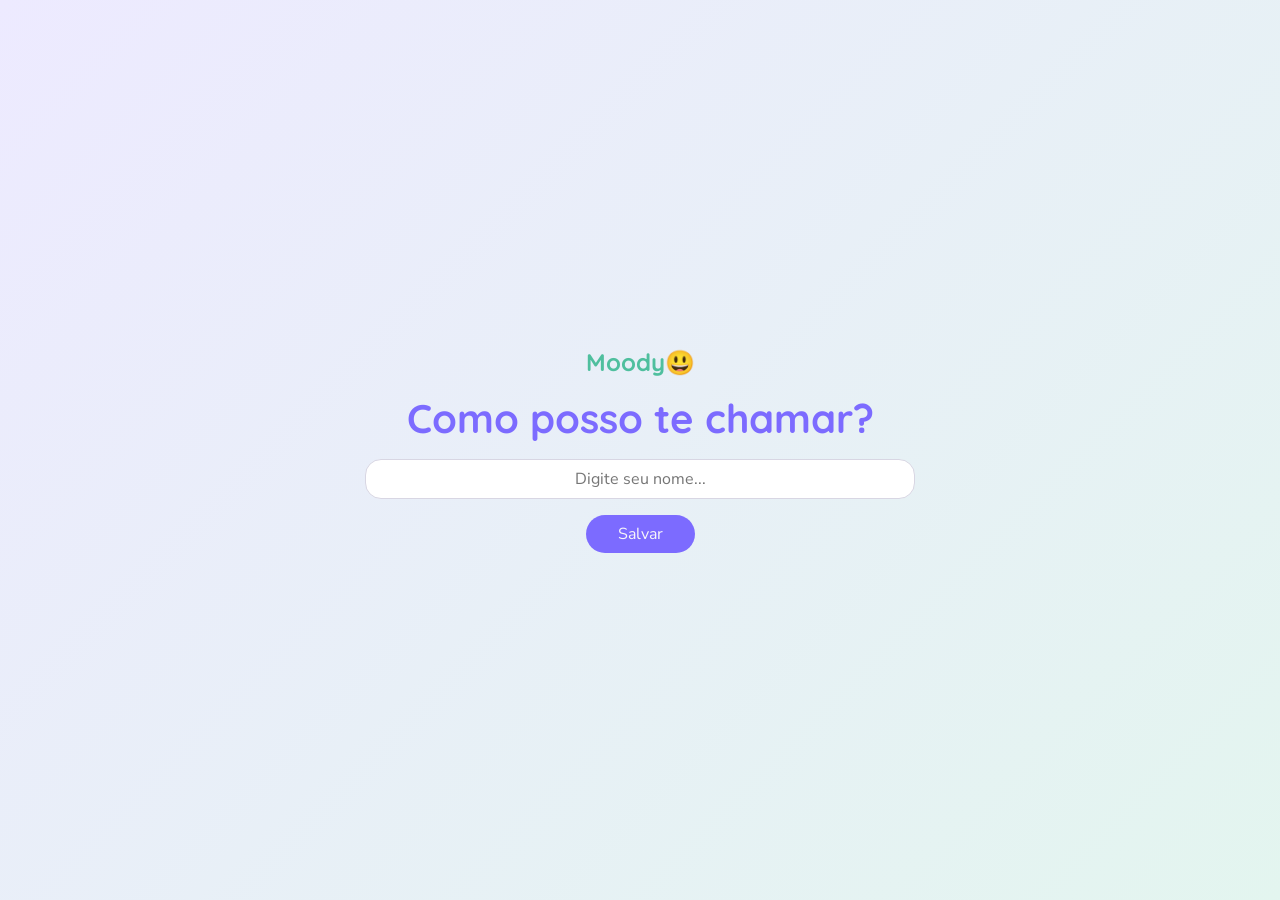
<file: index.html>
<!DOCTYPE html>
<html lang="pt-BR">
    <head>
        <meta charset="UTF-8">
        <meta name="viewport" content="width=device-width, initial-scale=1.0">
        <meta name="description" content="Seu mood tracker diário">

        <title>Moody</title>

        <link rel="preconnect" href="https://fonts.googleapis.com">
        <link rel="preconnect" href="https://fonts.gstatic.com" crossorigin>
        <link href="https://fonts.googleapis.com/css2?family=Nunito+Sans:wght@400;600&family=Quicksand:wght@500;700&display=swap" rel="stylesheet">

        <link rel="shortcut icon" href="assets/favicon.ico" type="image/x-icon">
        <link rel="stylesheet" href="style.css">
    </head>

    <body>

        <main class="onboarding">
            <div class="onboarding-form">
                <h1>Moody&#x1F603;</h1>

                <h2>Como posso te chamar?</h2>

                <label for="nome" class="sr-only">Seu nome</label>
                <input type="text" id="nome" name="nome" placeholder="Digite seu nome...">
                
                <button type="button" id="btn-salvar-nome" class="btn-primario">Salvar</button>
            </div>
        </main>

        <script src="onboarding.js"></script>
    </body>
</html>
</file>
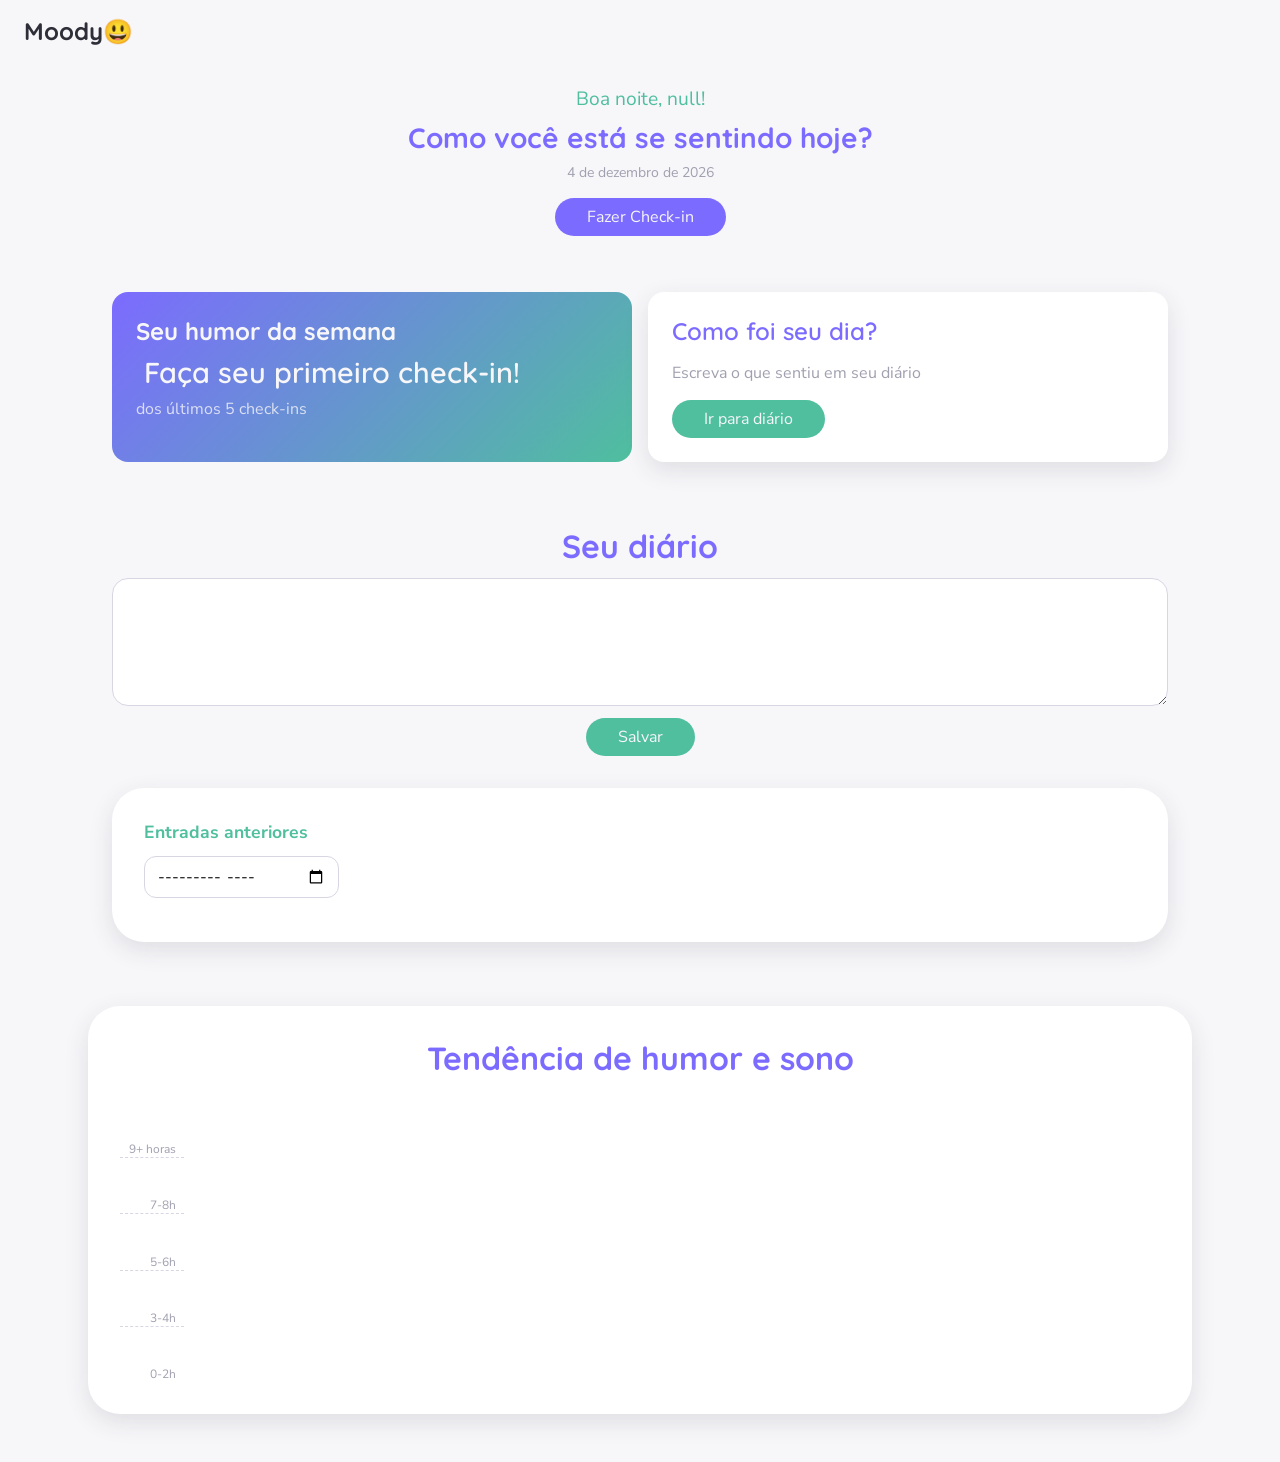
<file: app.html>
<!DOCTYPE html>
<html lang="pt-BR">
    <head>
        <meta charset="UTF-8">
        <meta name="viewport" content="width=device-width, initial-scale=1.0">
        <meta name="description" content="Seu mood tracker diário">

        <title>Moody</title>

        <link rel="preconnect" href="https://fonts.googleapis.com">
        <link rel="preconnect" href="https://fonts.gstatic.com" crossorigin>
        <link href="https://fonts.googleapis.com/css2?family=Nunito+Sans:wght@400;600&family=Quicksand:wght@500;700&display=swap" rel="stylesheet">

        <link rel="shortcut icon" href="assets/favicon.ico" type="image/x-icon">
        <link rel="stylesheet" href="style.css">
    </head>

    <body>
        <header>
            <h1>Moody&#x1F603;</h1>
        </header>

        <main class="app">
            <section class="boas-vindas">
                <p class="saudacao">Bom dia, Nathália!</p>

                <h2>Como você está se sentindo hoje?</h2>

                <p class="data-atual">22 de setembro de 2026</p>

                <button type="button" id="btn-abrir-checkin" class="btn-primario">Fazer Check-in</button>
            </section>

            <section class="cards">
                <article class="card card-humor">
                    <h2>Seu humor da semana</h2>

                    <div class="humor-resultado">
                        <span class="humor-emoji"></span>
                        <p class="humor-semana"></p>
                    </div>

                    <p class="ultimos-checkins">dos últimos 5 check-ins</p>
                </article>

                <article class="card card-diario">
                    <h2>Como foi seu dia?</h2>
                    <p>Escreva o que sentiu em seu diário</p>
                    <a href="#diario" class="btn-secundario">Ir para diário</a>
                </article>
            </section>

            <section id="diario">
                <div class="escrever-diario">
                    <h2>Seu diário</h2>

                    <label for="texto-diario" class="sr-only">Como foi seu dia?</label>
                    <textarea name="texto-diario" id="texto-diario"></textarea>
                    
                    <button type="button" id="btn-salvar-diario" class="btn-secundario">Salvar</button>
                </div>

                <div class="historico-diario">
                    <h3>Entradas anteriores</h3>

                    <label for="filtro-mes" class="sr-only">Filtrar por mês</label>
                    <input type="month" id="filtro-mes" name="filtro-mes">

                    <div class="lista-entradas">
                        <article>
                            <time datetime="2026-09-22">22 de setembro de 2026</time>
                            <p>Texto de exemplo da entrada do diário nesse dia...</p>
                        </article>

                        <article>
                            <time datetime="2026-09-22">22 de setembro de 2026</time>
                            <p>Texto de exemplo da entrada do diário nesse dia...</p>
                        </article>
                    </div>

                    <button type="button" class="ver-mais">Ver mais</button>
                </div>
            </section>

            <section id="grafico">
                <h2>Tendência de humor e sono</h2>

                <div class="grafico-container">
                    <ul class="eixo-horas">
                        <li>9+ horas</li>
                        <li>7-8h</li>
                        <li>5-6h</li>
                        <li>3-4h</li>
                        <li>0-2h</li>
                    </ul>

                    <div class="grafico-scroll">
                        <div class="grafico-barras">
                            <div class="dia">
                                <div class="barra-track">
                                    <div class="barra"></div>
                                </div>
                                <span class="data">22 Set</span>
                            </div>
                        </div>
                    </div>
                </div>
            </section>
        </main>

        <dialog id="modal-checkin">
            <button type="button" aria-label="Fechar" id="btn-fechar-checkin" class="btn-fechar">x</button>

            <div class="tela">
                <h2>Como está seu humor hoje?</h2>

                <ul class="opcoes-humor">
                    <li><button type="button" class="opcao-humor otimo" data-humor="otimo">Ótimo 😃</button></li>
                    <li><button type="button" class="opcao-humor bom" data-humor="bom">Bom 🙂</button></li>
                    <li><button type="button" class="opcao-humor neutro" data-humor="neutro">Neutro 😐</button></li>
                    <li><button type="button" class="opcao-humor ruim" data-humor="ruim">Ruim 😞</button></li>
                    <li><button type="button" class="opcao-humor pessimo" data-humor="pessimo">Péssimo 😭</button></li>
                </ul>

                <button type="button" class="btn-avancar btn-primario">Avançar</button>
            </div>

            <div class="tela escondida">
                <h2>Quantas horas você dormiu?</h2>

                <ul class="opcoes-horas">
                    <li><button type="button" class="opcao-horas" data-horas="0-2">0-2h</button></li>
                    <li><button type="button" class="opcao-horas" data-horas="3-4">3-4h</button></li>
                    <li><button type="button" class="opcao-horas" data-horas="5-6">5-6h</button></li>
                    <li><button type="button" class="opcao-horas" data-horas="7-8">7-8h</button></li>
                    <li><button type="button" class="opcao-horas" data-horas="9">+9h</button></li>
                </ul>

                <button type="button" class="btn-salvar btn-primario">Salvar</button>
            </div>
        </dialog>

        <script src="app.js"></script>
    </body>
</html>
</file>
<file: style.css>
:root {
    --cor-destaque: #7C6BFF;
    --cor-destaque-secundaria: #4FBF9E;
    --cor-texto: #2E2E38;
    --cor-fundo-base: #F7F6F9;
    --cor-bordas: #D8D6E3;
    --cor-branco: #FFFFFF;

    --cor-humor-otimo: #FFD93D;
    --cor-humor-otimo-fundo: #FFF9E0;
    --cor-humor-bom: #8CD98C;
    --cor-humor-bom-fundo: #EAF7EA;
    --cor-humor-neutro: #A0A0B0;
    --cor-humor-neutro-fundo: #F0F0F3;
    --cor-humor-ruim: #6BA3FF;
    --cor-humor-ruim-fundo: #E8F0FF;
    --cor-humor-pessimo: #FF6B6B;
    --cor-humor-pessimo-fundo: #FFE9E9;

    --fonte-titulo: 'Quicksand', sans-serif;
    --fonte-corpo: 'Nunito Sans', sans-serif; 
}

* {
    margin: 0;
    padding: 0;
    box-sizing: border-box;
}

body {
    font-family: var(--fonte-corpo);
    color: var(--cor-texto);
    background-color: var(--cor-fundo-base);
}

input,
button,
textarea {
    font: inherit;
}

ul {
    list-style: none;
}

img {
    max-width: 100%;
    display: block;
}

main {
    display: flex;
    flex-direction: column;
    gap: 2rem;
}

main.app {
    max-width: 1200px;
    margin: 0 auto;
}

header {
    padding: 1rem 1.5rem;
    font-family: var(--fonte-titulo);
    color: var(--cor-destaque);
}

/* Página de onboarding */

main.onboarding {
    height: 100vh;
    display: flex;
    flex-direction: column;
    align-items: center;
    justify-content: center;
    padding: 0 1.5rem;
    background: linear-gradient(135deg, #EDEAFF, #E3F5EF);
}

div.onboarding-form {
    width: 90%;
    max-width: 25rem;
    display: flex;
    flex-direction: column;
    align-items: center;
    gap: 1rem;
    text-align: center;
}

div.onboarding-form h1 {
    font-family: var(--fonte-titulo);
    color: var(--cor-destaque-secundaria);
    font-size: 1.5rem;
}

div.onboarding-form h2 {
    font-family: var(--fonte-titulo);
    font-size: 1.8rem;
    color: var(--cor-destaque);
}

div.onboarding-form input {
    width: 100%;
    padding: 0.5rem 1rem;
    border: 0.0625rem solid var(--cor-bordas);
    border-radius: 1rem;
    text-align: center;
}

div.onboarding-form input:focus {
    border-color: var(--cor-destaque);
    outline: 2px solid var(--cor-destaque);
    outline-offset: 2px;
}

.btn-primario {
    padding: 0.5rem 2rem;
    border: none;
    border-radius: 1.5rem;
    color: var(--cor-fundo-base);
    background-color: var(--cor-destaque);
    cursor: pointer;
    transition: background-color 0.3s ease-in;
}

.sr-only {
    position: absolute;
    width: 1px;
    height: 1px;
    padding: 0;
    margin: -1px;
    overflow: hidden;
    clip: rect(0, 0, 0, 0);
    white-space: nowrap;
    border: 0;
}

/* Página principal */

/* Seção boas-vindas */
header h1 {
    font-size: 1.5rem;
    color: var(--cor-texto);
}

section.boas-vindas {
    display: flex;
    flex-direction: column;
    align-items: center;
    gap: 0.5rem;
    padding: 1.5rem;
}

.saudacao {
    font-family: var(--fonte-corpo);
    font-size: 1.2rem;
    color: var(--cor-destaque-secundaria);
}

section.boas-vindas h2 {
    text-align: center;
    font-family: var(--fonte-titulo);
    font-size: 1.75rem;
    color: var(--cor-destaque);
}

.data-atual {
    font-family: var(--fonte-corpo);
    font-size: 0.875rem;
    color: var(--cor-humor-neutro);
}

section.boas-vindas button {
    margin-top: 0.5rem;
}

/* Seção cards*/
section.cards {
    display: flex;
    flex-direction: column;
    gap: 1rem;
    padding: 0 1.5rem;
    margin-bottom: 2rem;
}

.card {
    flex: 1;
    padding: 1.5rem;
    border-radius: 1rem;
    display: flex;
    flex-direction: column;
    align-items: center;
    text-align: center;
    gap: 0.5rem;
}

.card-humor {
    background: linear-gradient(135deg, var(--cor-destaque), var(--cor-destaque-secundaria));
    color: var(--cor-fundo-base);
}

.card-humor h2 {
    font-family: var(--fonte-titulo);
    font-size: 1.5rem;
}

.humor-resultado {
    display: flex;
    align-items: center;
    gap: 0.5rem;
}

.humor-emoji {
    font-size: 3rem;
}

.humor-semana {
    font-family: var(--fonte-titulo);
    font-weight: 600;
    font-size: 1.8rem;
}

.ultimos-checkins {
    font-size: 1rem;
    opacity: 0.8;
}

.card-diario {
    display: flex;
    flex-direction: column;
    align-items: center;
    justify-content: center;
    gap: 1rem;
    background-color: var(--cor-branco);
    border: none;
    box-shadow: 0 0.5rem 1.5rem rgba(46, 46, 56, 0.12);
}

.card-diario h2 {
    font-family: var(--fonte-titulo);
    font-size: 1.5rem;
    font-weight: 600;
    color: var(--cor-destaque);
}

.card-diario p {
    font-size: 1rem;
    color: var(--cor-humor-neutro);
}

.btn-secundario {
    padding: 0.5rem 2rem;
    border: none;
    border-radius: 1.5rem;
    text-decoration: none;
    color: var(--cor-fundo-base);
    background-color: var(--cor-destaque-secundaria);
    cursor: pointer;
    transition: background-color 0.3s ease-in;
}

/* Seção diário */
section#diario {
    display: flex;
    flex-direction: column;
    gap: 2rem;
    margin-bottom: 2rem;
    padding: 0 1.5rem;
}

.escrever-diario {
    display: flex;
    flex-direction: column;
    gap: 0.75rem;
}

.escrever-diario h2 {
    text-align: center;
    font-family: var(--fonte-titulo);
    font-size: 2rem;
    color: var(--cor-destaque);
}

.escrever-diario textarea {
    width: 100%;
    min-height: 8rem;
    padding: 0.8rem;
    border: 0.0625rem solid var(--cor-bordas);
    border-radius: 1rem;
    resize: vertical;
}

.escrever-diario textarea:focus {
    border-color: var(--cor-destaque);
    outline: 2px solid var(--cor-destaque);
    outline-offset: 2px;
}

.escrever-diario .btn-secundario {
    align-self: center;
}

.historico-diario {
    display: flex;
    flex-direction: column;
    gap: 0.75rem;
    padding: 2rem;
    border-radius: 2rem;
    background-color: var(--cor-branco);
    box-shadow: 0 0.5rem 1.5rem rgba(46, 46, 56, 0.12);
}

.historico-diario h3 {
    font-size: 1.1rem;
    color: var(--cor-destaque-secundaria);
}

.historico-diario input[type="month"] {
    padding: 0.5rem 0.75rem;
    border: 0.0625rem solid var(--cor-bordas);
    border-radius: 0.75rem;
    align-self: flex-start;
}

.lista-entradas article {
    margin-bottom: 0.5rem;
    padding: 1rem 0;
    border-bottom: 0.0625rem solid var(--cor-bordas);
    border-left: 4px solid var(--cor-destaque-secundaria);
    padding-left: 1rem;
}

.lista-entradas article.roxo {
    border-left-color: var(--cor-destaque);
}

.lista-entradas article:last-child {
    border-bottom: none;
}

.lista-entradas time {
    display: block;
    font-size: 0.875rem;
    color: var(--cor-humor-neutro);
    margin-bottom: 0.25rem;
}

.lista-entradas p {
    display: -webkit-box;
    -webkit-line-clamp: 2;
    -webkit-box-orient: vertical;
    overflow: hidden;
}

.lista-entradas p.expandido {
    -webkit-line-clamp: unset;
    display: block;
}

.ver-mais {
    align-self: center;
    padding: 0.5rem;
    border: none;
    background: none;
    color: var(--cor-destaque-secundaria);
    font-weight: 600;
    text-decoration: underline;
    cursor: pointer;
}

.ver-mais:hover {
    color: var(--cor-destaque);
}

.btn-excluir {
    margin-top: 0.5rem;
    padding: 0;
    border: none;
    background: none;
    color: var(--cor-humor-neutro);
    font-size: 0.8rem;
    cursor: pointer;
    text-decoration: underline;
}

.btn-excluir:hover {
    color: var(--cor-humor-pessimo);
}

.btn-editar {
    margin-top: 0.5rem;
    margin-right: 0.75rem;
    padding: 0;
    border: none;
    background: none;
    color: var(--cor-humor-neutro);
    font-size: 0.8rem;
    cursor: pointer;
    text-decoration: underline;
}

.btn-editar:hover {
    color: var(--cor-destaque-secundaria);
}

/* Seção gráfico */
section#grafico {
    display: flex;
    flex-direction: column;
    gap: 1.5rem;
    padding: 2rem;
    margin-bottom: 3rem;
    border-radius: 2rem;
    background-color: var(--cor-branco);
    box-shadow: 0 0.5rem 1.5rem rgba(46, 46, 56, 0.12);
}

section#grafico h2 {
    font-family: var(--fonte-titulo);
    color: var(--cor-destaque);
    font-size: 2rem;
    text-align: center;
}

.grafico-container {
    display: flex;
    gap: 0.5rem;
}

.eixo-horas {
    display: flex;
    flex-direction: column;
    width: 4rem;
    height: 17.5rem;
    flex-shrink: 0;
}

.eixo-horas li {
    flex: 1;
    display: flex;
    align-items: flex-end;
    justify-content: flex-end;
    font-size: 0.75rem;
    color: var(--cor-humor-neutro);
    padding-right: 0.5rem;
    border-bottom: 0.0625rem dashed var(--cor-bordas);
}

.eixo-horas li:last-child {
    border-bottom: none;
}

.grafico-scroll {
    overflow-x: auto;
    flex: 1;
}

.grafico-barras {
    display: flex;
    align-items: flex-end;
    gap: 1rem;
}

.dia {
    display: flex;
    flex-direction: column;
    align-items: center;
    gap: 0.5rem;
}

.barra-track {
    height: 17.5rem;
    display: flex;
    align-items: flex-end;
}

.barra {
    width: 2rem;
    height: 60%;
    border-radius: 1rem;
    background-color: var(--cor-humor-bom);
}

.data {
    font-size: 0.75rem;
    color: var(--cor-humor-neutro);
}

/* Modal ckeck-in */
dialog#modal-checkin {
    position: fixed;
    top: 50%;
    left: 50%;
    transform: translate(-50%, -50%);
    max-width: 28.125rem;
    width: 90%;
    padding: 2rem;
    border-radius: 1rem;
    border: none;
    box-shadow: 0rem 0.25rem 1.25rem rgba(124, 107, 255, 0.31);
}

dialog::backdrop {
    background-color: rgba(46, 46, 56, 0.5);
}

.btn-fechar {
    top: 0.5rem;
    right: 1rem;
    position: absolute;
    font-size: 1.5rem;
    background: none;
    border: none;
    cursor: pointer;
}

.tela {
    display: flex;
    flex-direction: column;
    gap: 1rem;
}

.escondida {
    display: none;
}

.tela h2 {
    text-align: center;
    font-family: var(--fonte-titulo);
    font-size: 1.5rem;
    color: var(--cor-destaque);
}

.opcoes-humor {
    display: flex;
    flex-direction: column;
    gap: 0.75rem;
}

.opcao-humor {
    width: 100%;
    padding: 0.75rem;
    border: none;
    border-radius: 2rem;
    font-size: 1rem;
    cursor: pointer;
}

.opcao-humor.otimo { background-color: var(--cor-humor-otimo-fundo); }
.opcao-humor.bom { background-color: var(--cor-humor-bom-fundo); }
.opcao-humor.neutro { background-color: var(--cor-humor-neutro-fundo); }
.opcao-humor.ruim { background-color: var(--cor-humor-ruim-fundo); }
.opcao-humor.pessimo { background-color: var(--cor-humor-pessimo-fundo); }

.opcao-humor.otimo.selecionado { background-color: var(--cor-humor-otimo); }
.opcao-humor.bom.selecionado { background-color: var(--cor-humor-bom); }
.opcao-humor.neutro.selecionado { background-color: var(--cor-humor-neutro); }
.opcao-humor.ruim.selecionado { background-color: var(--cor-humor-ruim); }
.opcao-humor.pessimo.selecionado { background-color: var(--cor-humor-pessimo); }

.opcao-humor.selecionado {
    color: var(--cor-fundo-base);
    font-weight: 600;
}

.opcoes-horas {
    display: flex;
    flex-direction: column;
    gap: 0.75rem;
}

.opcao-horas {
    width: 100%;
    padding: 0.75rem;
    border: 0.0625rem solid var(--cor-bordas);
    border-radius: 2rem;
    font-size: 1rem;
    background-color: var(--cor-branco);
    cursor: pointer;
}

.opcao-horas.selecionado {
    background-color: var(--cor-destaque);
    border-color: var(--cor-destaque);
    color: var(--cor-fundo-base);
    font-weight: 600;
}

@media (min-width: 1024px) {
    main.app {
        padding: 0 3rem;
    }

    div.onboarding-form {
        max-width: 550px;
    }

    div.onboarding-form h2 {
        font-size: 2.5rem;
    }

    .btn-primario:hover {
        background-color: var(--cor-destaque-secundaria);
    }

    section.cards {
        flex-direction: row;
    }

    .card {
        align-items: flex-start;
        text-align: left;
    }

    .btn-secundario:hover {
        background-color: var(--cor-destaque);
    }
}
</file>
